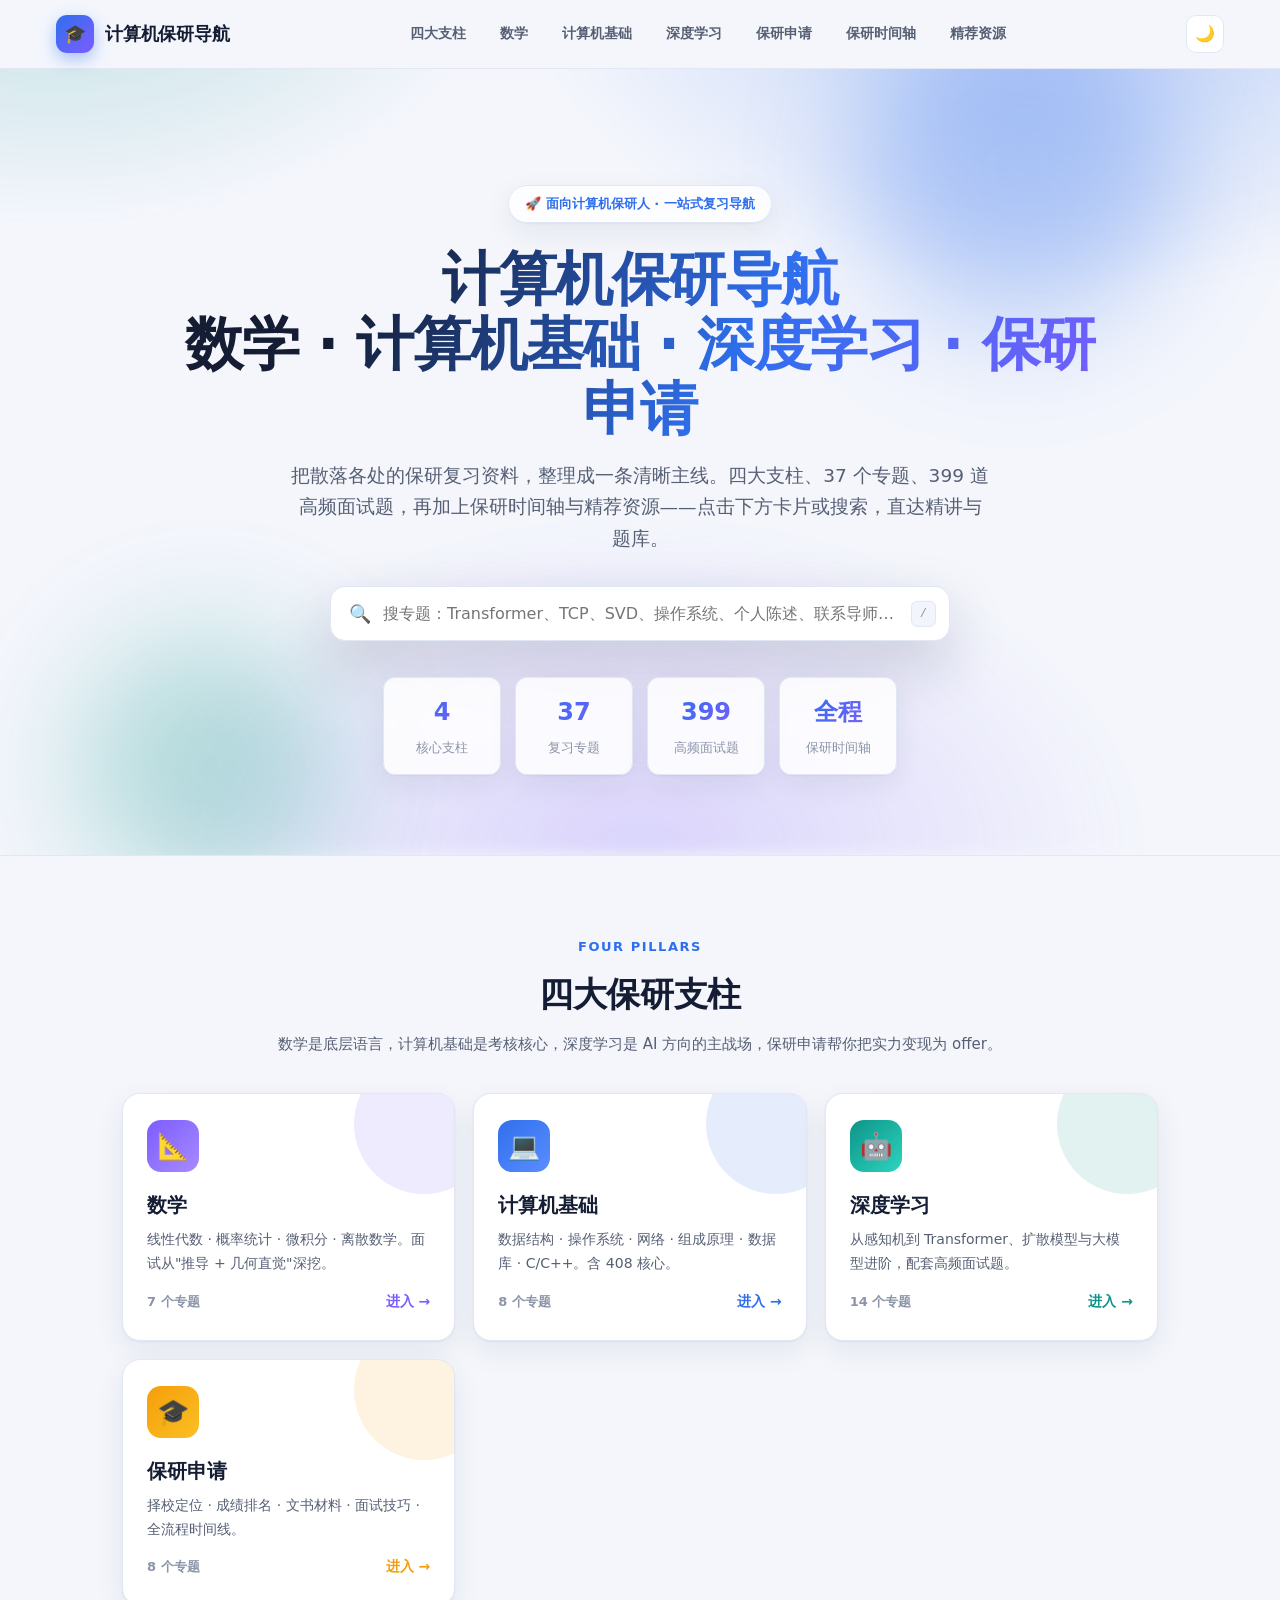
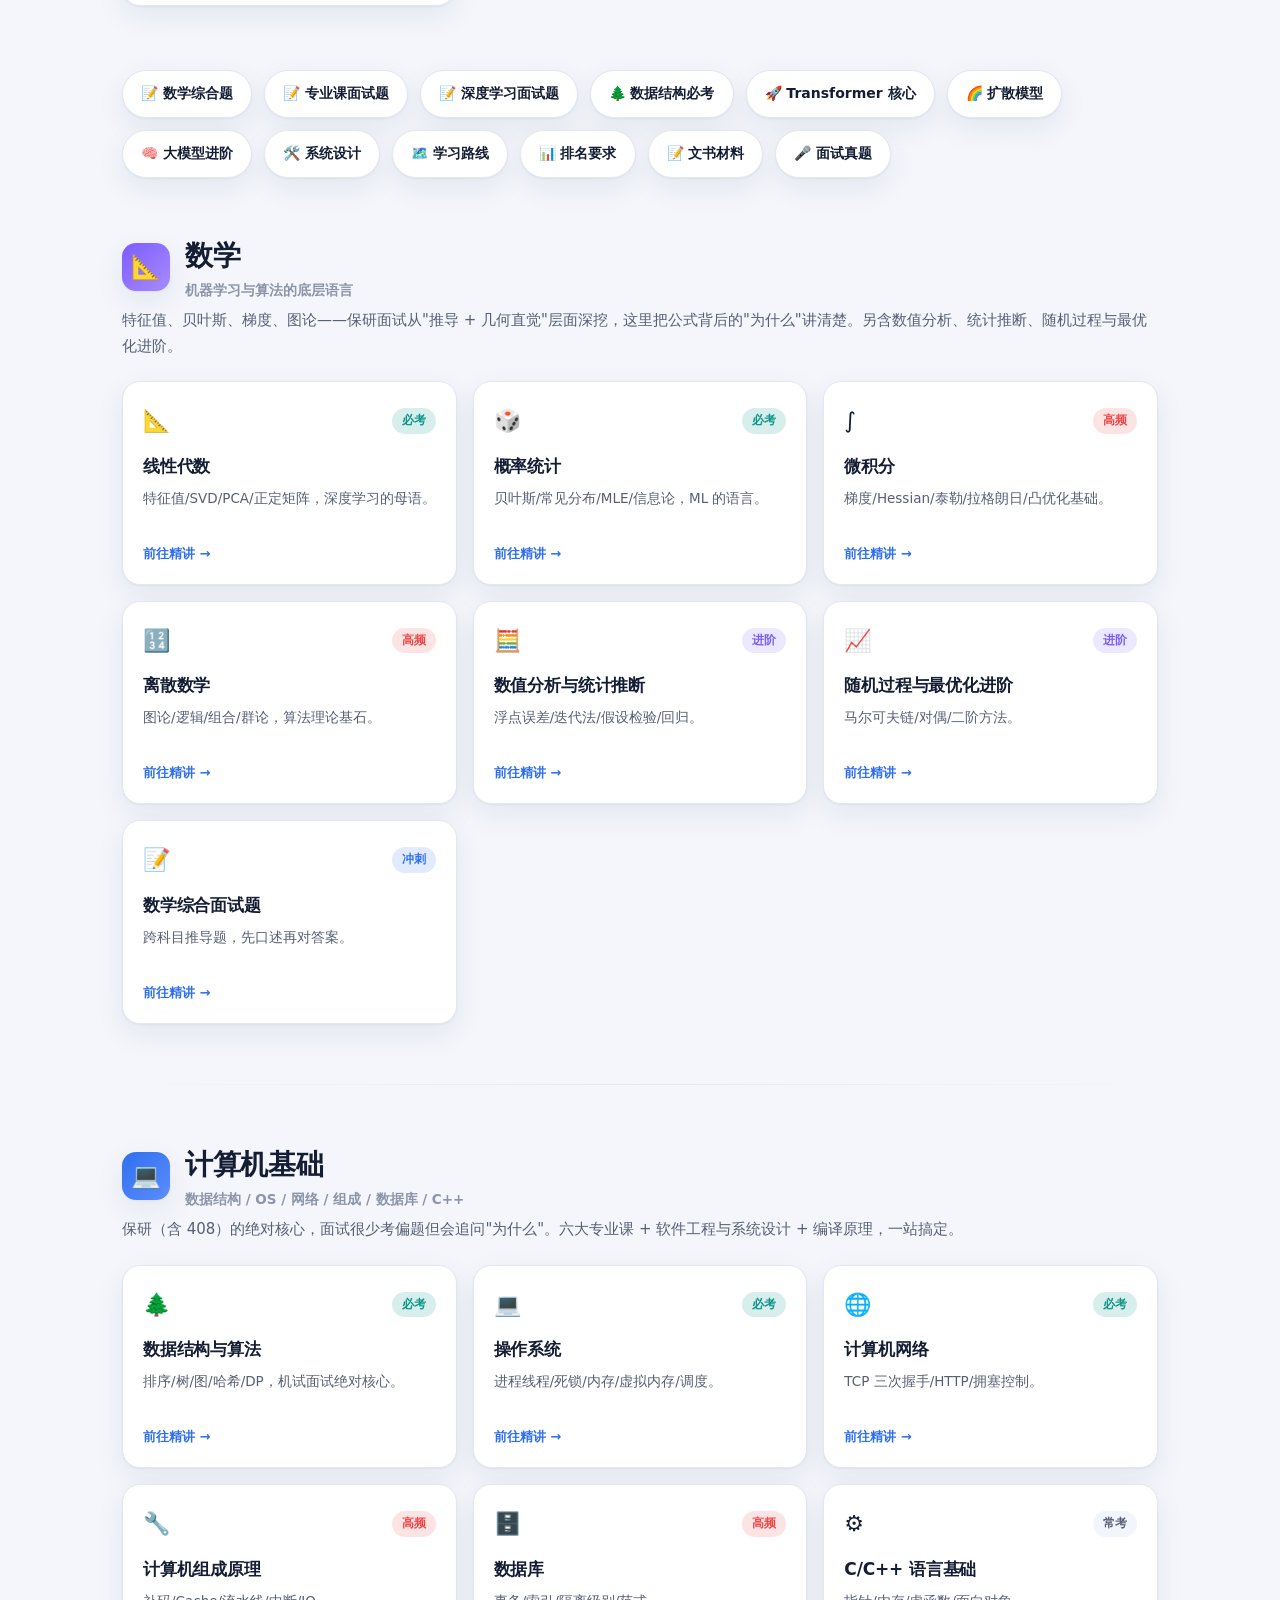
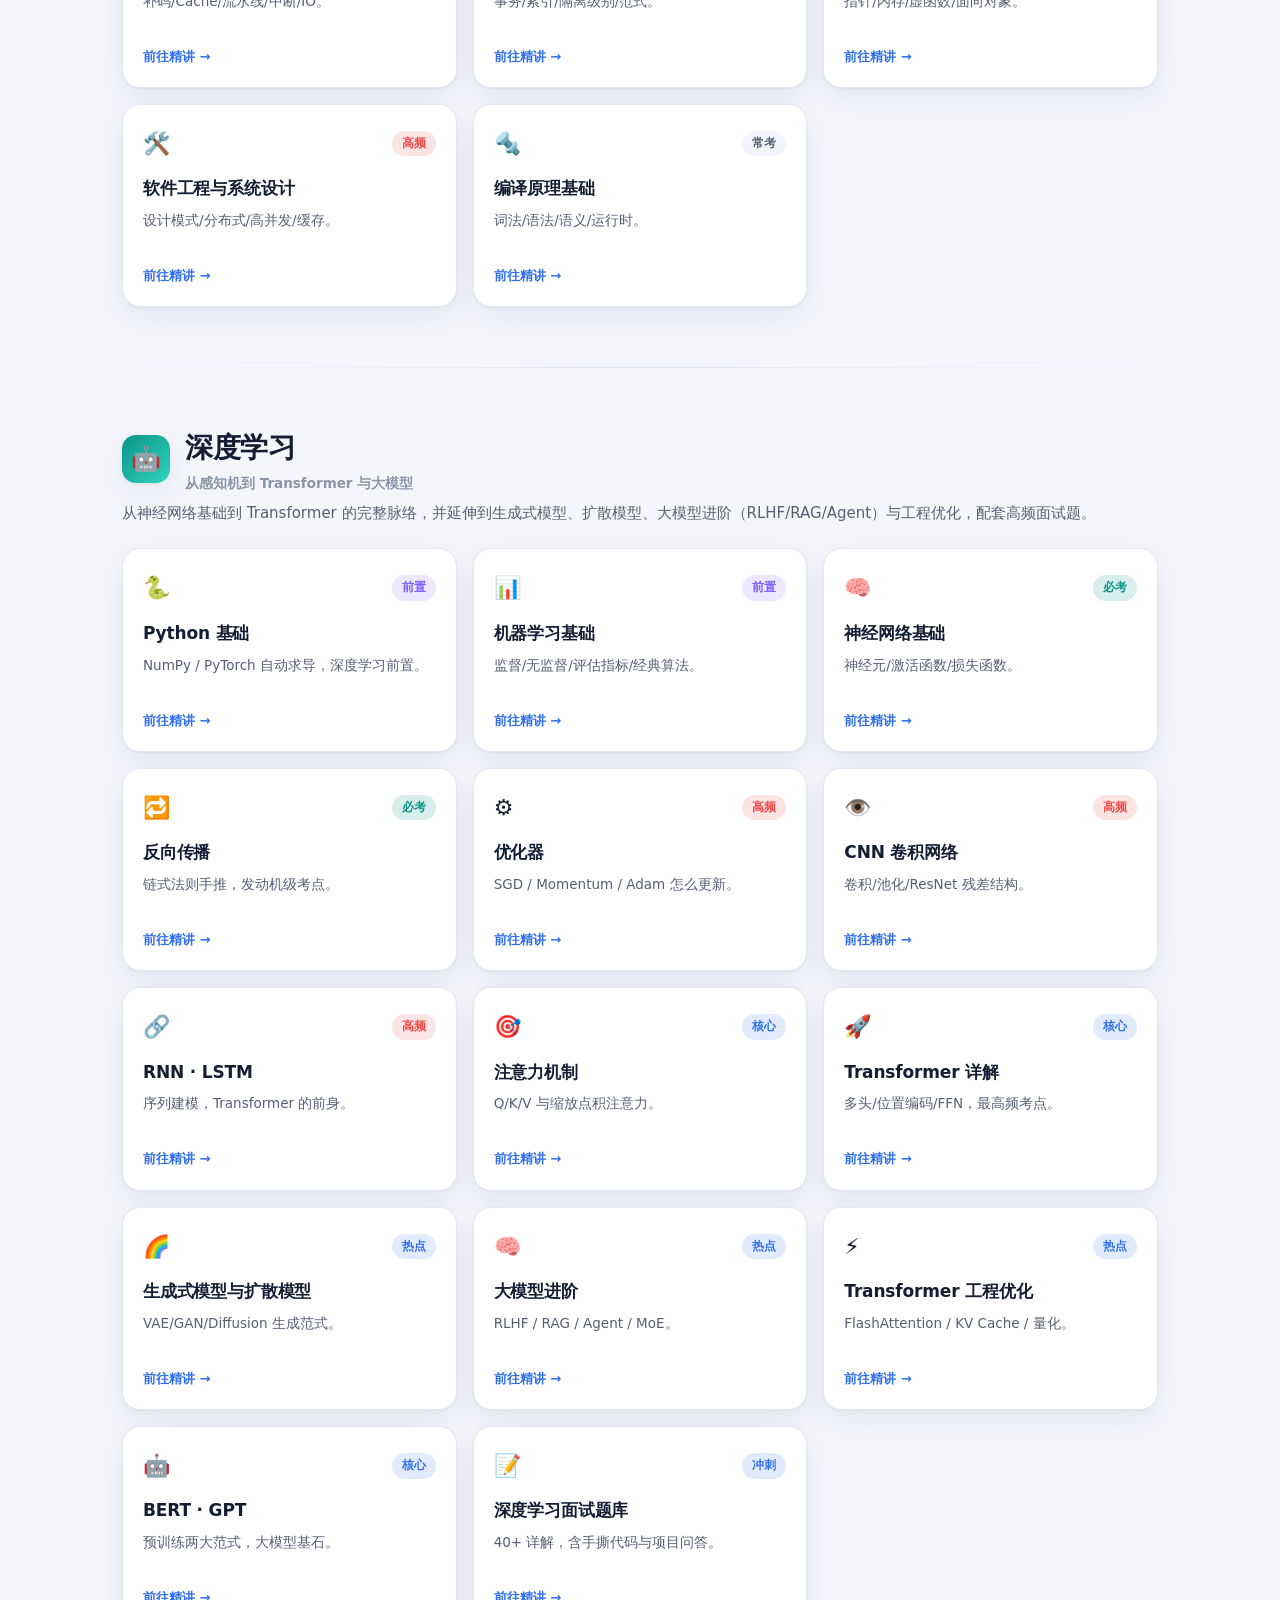
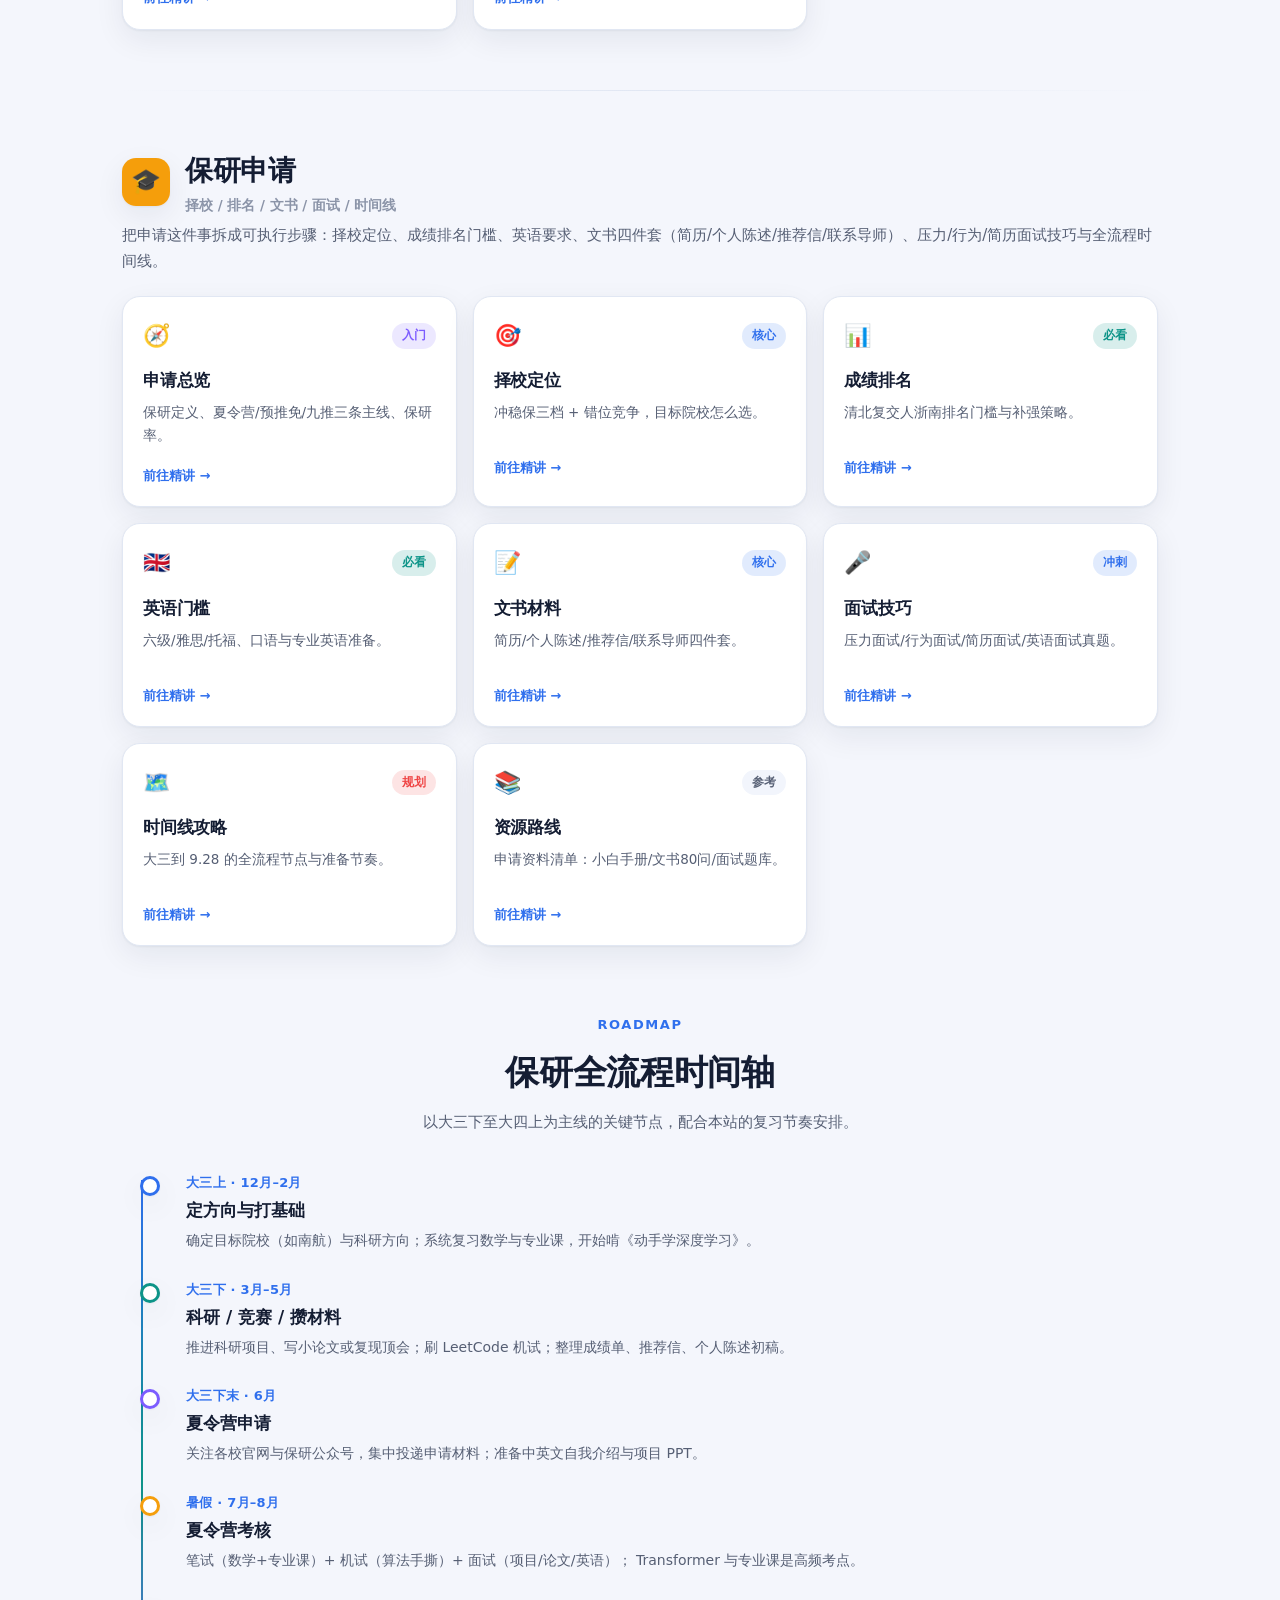
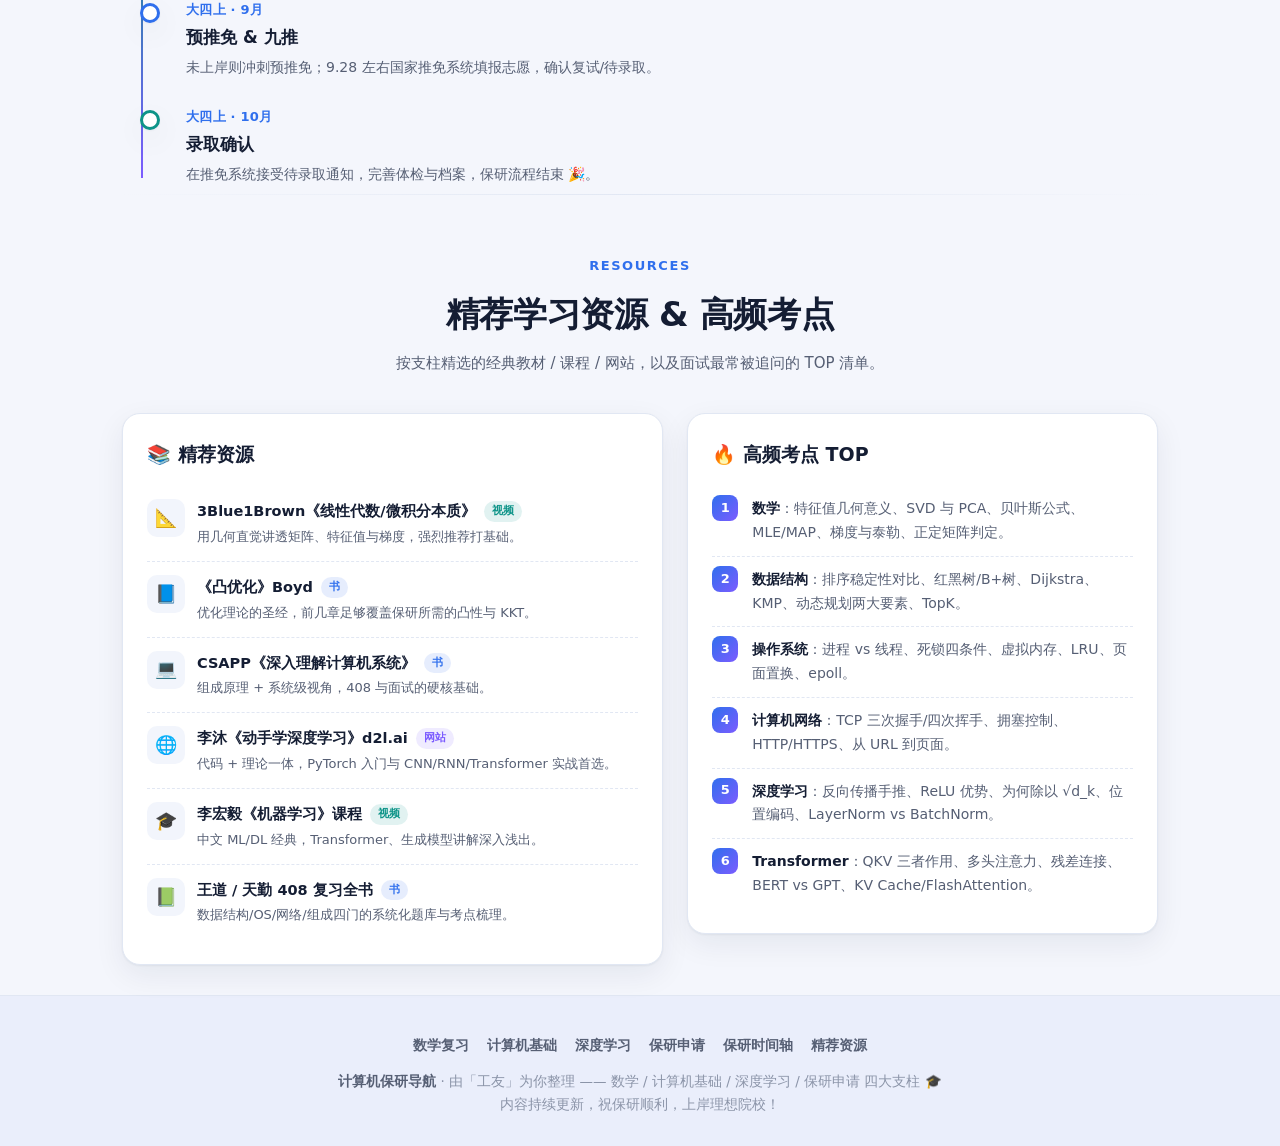
<file: index.html>
<!DOCTYPE html>
<html lang="zh-CN">
<head>
  <meta charset="UTF-8" />
  <meta name="viewport" content="width=device-width, initial-scale=1.0" />
  <title>计算机保研导航 · 数学 / 计算机基础 / 深度学习 / 保研申请</title>
  <meta name="description" content="计算机保研一站式导航：数学、计算机基础、深度学习、保研申请四大支柱，37 个专题、399 道高频面试题、保研时间轴与精荐资源。" />
  <style>
    :root {
      --bg: #f4f6fc;
      --bg-2: #eaeefb;
      --surface: #ffffff;
      --surface-2: #f2f5fc;
      --border: #e1e7f3;
      --text: #141d33;
      --muted: #565f74;
      --faint: #8b94a8;
      --primary: #2f6fed;
      --primary-2: #5b8dff;
      --teal: #0d9488;
      --teal-2: #2dd4bf;
      --violet: #7c5cff;
      --violet-2: #a78bff;
      --amber: #f59e0b;
      --shadow: 0 1px 2px rgba(20,30,60,.05), 0 10px 30px rgba(20,30,60,.07);
      --shadow-lg: 0 24px 60px rgba(20,30,60,.18);
      --radius: 18px;
      --radius-sm: 12px;
      --font: "PingFang SC", "Microsoft YaHei", "Segoe UI", system-ui, -apple-system, sans-serif;
    }
    [data-theme="dark"] {
      --bg: #0b0e16;
      --bg-2: #0f131d;
      --surface: #151a26;
      --surface-2: #1b2130;
      --border: #262d3d;
      --text: #e9ecf5;
      --muted: #a8b0c4;
      --faint: #6c7488;
      --primary: #5b8dff;
      --primary-2: #7aa6ff;
      --teal: #2dd4bf;
      --teal-2: #4fd8c8;
      --violet: #a78bff;
      --violet-2: #bca6ff;
      --amber: #fbbf24;
      --shadow: 0 1px 2px rgba(0,0,0,.4), 0 10px 30px rgba(0,0,0,.3);
      --shadow-lg: 0 24px 60px rgba(0,0,0,.55);
    }
    * { box-sizing: border-box; }
    html { scroll-behavior: smooth; }
    body {
      margin: 0; font-family: var(--font); background: var(--bg); color: var(--text);
      line-height: 1.7; -webkit-font-smoothing: antialiased; overflow-x: hidden;
    }
    a { color: inherit; text-decoration: none; }

    /* 滚动入场 */
    .reveal { opacity: 0; transform: translateY(22px); transition: opacity .7s cubic-bezier(.2,.7,.3,1), transform .7s cubic-bezier(.2,.7,.3,1); }
    .reveal.in { opacity: 1; transform: none; }

    /* ---------- 顶部导航 ---------- */
    .nav {
      position: sticky; top: 0; z-index: 50;
      display: flex; align-items: center; justify-content: space-between;
      padding: 14px clamp(18px, 5vw, 56px);
      background: color-mix(in srgb, var(--bg) 78%, transparent);
      backdrop-filter: blur(14px); border-bottom: 1px solid var(--border);
    }
    .nav-brand { display: flex; align-items: center; gap: 11px; font-weight: 800; font-size: 18px; letter-spacing: -.01em; }
    .nav-logo {
      width: 38px; height: 38px; border-radius: 11px;
      background: linear-gradient(135deg, var(--primary), var(--violet));
      display: grid; place-items: center; color: #fff; font-size: 18px;
      box-shadow: 0 6px 16px rgba(47,111,237,.4);
    }
    .nav-links { display: flex; align-items: center; gap: 4px; }
    .nav-links a { padding: 8px 15px; border-radius: 9px; font-size: 14px; font-weight: 600; color: var(--muted); transition: all .15s; }
    .nav-links a:hover { color: var(--text); background: var(--surface-2); }
    .nav-right { display: flex; align-items: center; gap: 10px; }
    .theme-btn {
      width: 38px; height: 38px; border-radius: 10px; cursor: pointer;
      border: 1px solid var(--border); background: var(--surface); color: var(--muted);
      font-size: 16px; display: grid; place-items: center; transition: all .15s;
    }
    .theme-btn:hover { color: var(--primary); border-color: var(--primary); }
    @media (max-width: 760px) { .nav-links { display: none; } }

    /* ---------- Hero ---------- */
    .hero {
      position: relative; overflow: hidden; isolation: isolate;
      padding: clamp(60px, 10vw, 116px) clamp(18px, 5vw, 56px) clamp(48px, 7vw, 80px);
      border-bottom: 1px solid var(--border);
    }
    .hero::before {
      content: ""; position: absolute; inset: -30% -10% auto -10%; height: 130%; z-index: -2;
      background:
        radial-gradient(60% 55% at 78% 12%, color-mix(in srgb, var(--primary) 30%, transparent), transparent 60%),
        radial-gradient(50% 50% at 12% 8%, color-mix(in srgb, var(--teal) 26%, transparent), transparent 60%),
        radial-gradient(55% 55% at 50% 100%, color-mix(in srgb, var(--violet) 22%, transparent), transparent 60%);
      filter: blur(8px);
    }
    .blob { position: absolute; border-radius: 50%; filter: blur(60px); opacity: .5; z-index: -1; animation: float 14s ease-in-out infinite; }
    .blob.b1 { width: 320px; height: 320px; background: color-mix(in srgb, var(--primary) 60%, transparent); top: -60px; right: 8%; }
    .blob.b2 { width: 260px; height: 260px; background: color-mix(in srgb, var(--teal) 55%, transparent); bottom: -40px; left: 6%; animation-delay: -5s; }
    @keyframes float { 0%,100%{ transform: translateY(0) } 50%{ transform: translateY(26px) } }
    .hero-inner { max-width: 940px; margin: 0 auto; text-align: center; position: relative; }
    .hero-badge {
      display: inline-flex; align-items: center; gap: 7px; padding: 7px 16px; border-radius: 999px;
      background: color-mix(in srgb, var(--surface) 80%, transparent); border: 1px solid var(--border);
      font-size: 13px; font-weight: 700; color: var(--primary); margin-bottom: 24px; box-shadow: var(--shadow);
      backdrop-filter: blur(6px);
    }
    .hero h1 {
      font-size: clamp(32px, 6.4vw, 58px); line-height: 1.12; margin: 0 0 18px;
      letter-spacing: -.025em; font-weight: 850;
      background: linear-gradient(120deg, var(--text) 20%, var(--primary) 60%, var(--violet));
      -webkit-background-clip: text; background-clip: text; -webkit-text-fill-color: transparent;
    }
    .hero p.lead { font-size: clamp(15px, 2.4vw, 18.5px); color: var(--muted); max-width: 700px; margin: 0 auto 32px; }
    .search { position: relative; max-width: 620px; margin: 0 auto; }
    .search input {
      width: 100%; padding: 17px 18px 17px 52px; font-size: 16px; font-family: inherit;
      border-radius: 15px; border: 1px solid var(--border); background: var(--surface);
      color: var(--text); box-shadow: var(--shadow-lg); outline: none; transition: border-color .15s, box-shadow .15s;
    }
    .search input:focus { border-color: var(--primary); box-shadow: 0 0 0 4px color-mix(in srgb, var(--primary) 18%, transparent); }
    .search .s-icon { position: absolute; left: 19px; top: 50%; transform: translateY(-50%); color: var(--faint); font-size: 18px; }
    .search kbd { position: absolute; right: 14px; top: 50%; transform: translateY(-50%); font-size: 12px; color: var(--faint); border: 1px solid var(--border); border-radius: 6px; padding: 2px 8px; background: var(--surface-2); }
    .hero-stats { display: flex; flex-wrap: wrap; justify-content: center; gap: 14px; margin-top: 36px; }
    .hstat { background: color-mix(in srgb, var(--surface) 85%, transparent); border: 1px solid var(--border); border-radius: var(--radius-sm); padding: 14px 24px; box-shadow: var(--shadow); min-width: 118px; backdrop-filter: blur(6px); }
    .hstat b { display: block; font-size: 24px; font-weight: 850; background: linear-gradient(120deg, var(--primary), var(--violet)); -webkit-background-clip: text; background-clip: text; -webkit-text-fill-color: transparent; }
    .hstat span { font-size: 12.5px; color: var(--faint); }

    /* ---------- 主体 ---------- */
    .wrap { max-width: 1100px; margin: 0 auto; padding: clamp(44px, 6vw, 76px) clamp(18px, 5vw, 32px) 30px; }
    .section-title { text-align: center; margin-bottom: 36px; }
    .section-title .kick { display: inline-block; font-size: 13px; font-weight: 800; letter-spacing: .12em; text-transform: uppercase; color: var(--primary); margin-bottom: 8px; }
    .section-title h2 { font-size: clamp(24px, 4vw, 34px); margin: 0 0 8px; letter-spacing: -.01em; }
    .section-title p { color: var(--muted); margin: 0; font-size: 15px; }

    /* 支柱速览 */
    .pillars { display: grid; grid-template-columns: repeat(auto-fit, minmax(280px,1fr)); gap: 18px; margin-bottom: 64px; }
    .pillar {
      position: relative; display: block; padding: 26px 24px; border-radius: var(--radius);
      background: var(--surface); border: 1px solid var(--border); box-shadow: var(--shadow);
      overflow: hidden; transition: transform .2s, box-shadow .2s, border-color .2s;
    }
    .pillar::after { content:""; position:absolute; right:-40px; top:-40px; width:140px; height:140px; border-radius:50%; opacity:.12; }
    .pillar.m::after { background: var(--violet); } .pillar.c::after { background: var(--primary); } .pillar.d::after { background: var(--teal); } .pillar.a::after { background: var(--amber); }
    .pillar:hover { transform: translateY(-5px); box-shadow: var(--shadow-lg); }
    .pillar .p-icon { width: 52px; height: 52px; border-radius: 14px; display:grid; place-items:center; font-size: 26px; color:#fff; margin-bottom: 16px; }
    .pillar.m .p-icon { background: linear-gradient(135deg, var(--violet), var(--violet-2)); }
    .pillar.c .p-icon { background: linear-gradient(135deg, var(--primary), var(--primary-2)); }
    .pillar.d .p-icon { background: linear-gradient(135deg, var(--teal), var(--teal-2)); }
    .pillar.a .p-icon { background: linear-gradient(135deg, var(--amber), #fbbf24); }
    .pillar h3 { margin: 0 0 6px; font-size: 20px; }
    .pillar p { margin: 0 0 14px; color: var(--muted); font-size: 14px; }
    .pillar .p-meta { display:flex; align-items:center; justify-content: space-between; }
    .pillar .p-count { font-size: 13px; font-weight: 700; color: var(--faint); }
    .pillar .p-go { font-size: 14px; font-weight: 800; }
    .pillar.m .p-go { color: var(--violet); } .pillar.c .p-go { color: var(--primary); } .pillar.d .p-go { color: var(--teal); } .pillar.a .p-go { color: var(--amber); }

    /* 分类 */
    .cat { margin-bottom: 60px; scroll-margin-top: 80px; }
    .cat-head { display: flex; align-items: center; gap: 15px; margin-bottom: 6px; }
    .cat-icon { width: 48px; height: 48px; border-radius: 14px; display: grid; place-items: center; font-size: 24px; color: #fff; flex-shrink: 0; box-shadow: var(--shadow); }
    .cat.c-math .cat-icon { background: linear-gradient(135deg, var(--violet), var(--violet-2)); }
    .cat.c-cs .cat-icon { background: linear-gradient(135deg, var(--primary), var(--primary-2)); }
    .cat.c-dl .cat-icon { background: linear-gradient(135deg, var(--teal), var(--teal-2)); }
    .cat.c-apply .cat-icon { background: linear-gradient(135deg, var(--amber), #f59e0b); }
    .cat-head h2 { font-size: clamp(22px,3.4vw,28px); margin: 0; letter-spacing: -.01em; }
    .cat-head .sub { font-size: 13.5px; color: var(--faint); font-weight: 600; }
    .cat-desc { color: var(--muted); margin: 0 0 22px; font-size: 15px; }

    .grid { display: grid; grid-template-columns: repeat(auto-fill, minmax(250px, 1fr)); gap: 16px; }
    .card {
      position: relative; display: block; background: var(--surface); border: 1px solid var(--border);
      border-radius: var(--radius); padding: 20px 20px 18px; box-shadow: var(--shadow);
      transition: transform .18s, box-shadow .18s, border-color .18s; overflow: hidden;
    }
    .card::before { content:""; position:absolute; left:0; top:0; bottom:0; width:4px; background: var(--primary); opacity:0; transition: opacity .18s; }
    .cat.c-math .card::before { background: var(--violet); }
    .cat.c-cs .card::before { background: var(--primary); }
    .cat.c-dl .card::before { background: var(--teal); }
    .cat.c-apply .card::before { background: var(--amber); }
    .card:hover { transform: translateY(-4px); box-shadow: var(--shadow-lg); border-color: color-mix(in srgb, var(--primary) 40%, var(--border)); }
    .card:hover::before { opacity: 1; }
    .card-top { display: flex; align-items: center; justify-content: space-between; margin-bottom: 12px; }
    .card-tag { font-size: 11.5px; font-weight: 700; padding: 3px 10px; border-radius: 999px; background: var(--surface-2); color: var(--muted); }
    .card-tag.core { background: color-mix(in srgb, var(--primary) 14%, transparent); color: var(--primary); }
    .card-tag.hot { background: color-mix(in srgb, #ef4444 14%, transparent); color: #ef4444; }
    .card-tag.must { background: color-mix(in srgb, var(--teal) 16%, transparent); color: var(--teal); }
    .card-tag.pre { background: color-mix(in srgb, var(--violet) 14%, transparent); color: var(--violet); }
    .card-emoji { font-size: 22px; }
    .card h3 { font-size: 17px; margin: 0 0 6px; letter-spacing: -.01em; }
    .card p { font-size: 13.5px; color: var(--muted); margin: 0 0 14px; min-height: 38px; }
    .card-go { font-size: 13px; font-weight: 800; color: var(--primary); display: inline-flex; align-items: center; gap: 5px; transition: gap .18s; }
    .card:hover .card-go { gap: 9px; }

    /* 时间轴 */
    .timeline { position: relative; margin: 10px 0 0; padding-left: 8px; }
    .timeline::before { content:""; position:absolute; left: 19px; top: 8px; bottom: 8px; width: 2px; background: linear-gradient(var(--primary), var(--teal), var(--violet)); }
    .tl-item { position: relative; padding: 0 0 26px 56px; }
    .tl-item:last-child { padding-bottom: 0; }
    .tl-dot { position: absolute; left: 10px; top: 4px; width: 20px; height: 20px; border-radius: 50%; background: var(--surface); border: 3px solid var(--primary); box-shadow: var(--shadow); }
    .tl-item:nth-child(2) .tl-dot { border-color: var(--teal); }
    .tl-item:nth-child(3) .tl-dot { border-color: var(--violet); }
    .tl-item:nth-child(4) .tl-dot { border-color: var(--amber); }
    .tl-item:nth-child(5) .tl-dot { border-color: var(--primary); }
    .tl-item:nth-child(6) .tl-dot { border-color: var(--teal); }
    .tl-time { font-size: 13px; font-weight: 800; color: var(--primary); letter-spacing: .02em; }
    .tl-item h4 { margin: 2px 0 4px; font-size: 17px; }
    .tl-item p { margin: 0; color: var(--muted); font-size: 14px; }

    /* 资源 + 考点 两栏 */
    .two-col { display: grid; grid-template-columns: 1.15fr 1fr; gap: 24px; align-items: start; }
    @media (max-width: 860px) { .two-col { grid-template-columns: 1fr; } }
    .panel { background: var(--surface); border: 1px solid var(--border); border-radius: var(--radius); padding: 24px; box-shadow: var(--shadow); }
    .panel h3 { margin: 0 0 16px; font-size: 19px; display:flex; align-items:center; gap:8px; }
    .res { display: flex; gap: 12px; padding: 13px 0; border-bottom: 1px dashed var(--border); }
    .res:last-child { border-bottom: none; }
    .res .r-ico { width: 38px; height: 38px; border-radius: 10px; background: var(--surface-2); display:grid; place-items:center; font-size: 18px; flex-shrink:0; }
    .res .r-body { flex: 1; }
    .res .r-title { font-weight: 700; font-size: 14.5px; display:flex; align-items:center; gap:8px; flex-wrap: wrap; }
    .res .r-kind { font-size: 11px; font-weight: 700; padding: 1px 8px; border-radius: 999px; background: var(--surface-2); color: var(--faint); }
    .res .r-kind.book { color: var(--primary); background: color-mix(in srgb, var(--primary) 12%, transparent); }
    .res .r-kind.video { color: var(--teal); background: color-mix(in srgb, var(--teal) 12%, transparent); }
    .res .r-kind.web { color: var(--violet); background: color-mix(in srgb, var(--violet) 12%, transparent); }
    .res .r-desc { font-size: 13px; color: var(--muted); margin-top: 2px; }

    .toplist { list-style: none; padding: 0; margin: 0; counter-reset: tp; }
    .toplist li { position: relative; padding: 11px 0 11px 40px; border-bottom: 1px dashed var(--border); font-size: 14px; color: var(--muted); }
    .toplist li:last-child { border-bottom: none; }
    .toplist li::before { counter-increment: tp; content: counter(tp); position:absolute; left:0; top:9px; width:26px; height:26px; border-radius:8px; background: linear-gradient(135deg, var(--primary), var(--violet)); color:#fff; font-weight:800; font-size:13px; display:grid; place-items:center; }
    .toplist li b { color: var(--text); }

    .quick { display: flex; flex-wrap: wrap; gap: 12px; margin: 0 0 54px; }
    .quick a { display: inline-flex; align-items: center; gap: 8px; padding: 11px 18px; border-radius: 999px; background: var(--surface); border: 1px solid var(--border); font-size: 14px; font-weight: 600; color: var(--text); box-shadow: var(--shadow); transition: all .15s; }
    .quick a:hover { border-color: var(--primary); color: var(--primary); transform: translateY(-2px); }

    .empty { display: none; text-align: center; color: var(--faint); padding: 50px 0; font-size: 15px; }
    .divider { height: 1px; background: linear-gradient(90deg, transparent, var(--border), transparent); margin: 8px 0 56px; }

    footer { border-top: 1px solid var(--border); padding: 38px 20px 30px; text-align: center; color: var(--faint); font-size: 13.5px; background: var(--bg-2); }
    footer b { color: var(--muted); }
    footer .f-links { display:flex; flex-wrap:wrap; gap:18px; justify-content:center; margin-bottom: 14px; }
    footer .f-links a { color: var(--muted); font-weight:600; }
    footer .f-links a:hover { color: var(--primary); }
  </style>
</head>
<body>
  <!-- 顶部导航 -->
  <nav class="nav">
    <a class="nav-brand" href="#top">
      <span class="nav-logo">🎓</span>
      <span>计算机保研导航</span>
    </a>
    <div class="nav-links">
      <a href="#pillars">四大支柱</a>
      <a href="#math">数学</a>
      <a href="#cs">计算机基础</a>
      <a href="#dl">深度学习</a>
      <a href="#apply">保研申请</a>
      <a href="#timeline">保研时间轴</a>
      <a href="#resources">精荐资源</a>
    </div>
    <div class="nav-right">
      <button class="theme-btn" id="themeBtn" aria-label="切换主题">🌙</button>
    </div>
  </nav>

  <!-- Hero -->
  <header class="hero" id="top">
    <span class="blob b1"></span><span class="blob b2"></span>
    <div class="hero-inner">
      <span class="hero-badge">🚀 面向计算机保研人 · 一站式复习导航</span>
      <h1>计算机保研导航<br />数学 · 计算机基础 · 深度学习 · 保研申请</h1>
      <p class="lead">把散落各处的保研复习资料，整理成一条清晰主线。四大支柱、37 个专题、399 道高频面试题，再加上保研时间轴与精荐资源——点击下方卡片或搜索，直达精讲与题库。</p>
      <div class="search">
        <span class="s-icon">🔍</span>
        <input id="search" type="text" placeholder="搜专题：Transformer、TCP、SVD、操作系统、个人陈述、联系导师…" autocomplete="off" />
        <kbd>/</kbd>
      </div>
      <div class="hero-stats">
        <div class="hstat"><b>4</b><span>核心支柱</span></div>
        <div class="hstat"><b>37</b><span>复习专题</span></div>
        <div class="hstat"><b>399</b><span>高频面试题</span></div>
        <div class="hstat"><b>全程</b><span>保研时间轴</span></div>
      </div>
    </div>
  </header>

  <main class="wrap" id="content">
    <!-- 四大支柱速览 -->
    <section class="reveal" id="pillars">
      <div class="section-title">
        <span class="kick">Four Pillars</span>
        <h2>四大保研支柱</h2>
        <p>数学是底层语言，计算机基础是考核核心，深度学习是 AI 方向的主战场，保研申请帮你把实力变现为 offer。</p>
      </div>
      <div class="pillars">
        <a class="pillar m" href="#math">
          <div class="p-icon">📐</div>
          <h3>数学</h3>
          <p>线性代数 · 概率统计 · 微积分 · 离散数学。面试从"推导 + 几何直觉"深挖。</p>
          <div class="p-meta"><span class="p-count">7 个专题</span><span class="p-go">进入 →</span></div>
        </a>
        <a class="pillar c" href="#cs">
          <div class="p-icon">💻</div>
          <h3>计算机基础</h3>
          <p>数据结构 · 操作系统 · 网络 · 组成原理 · 数据库 · C/C++。含 408 核心。</p>
          <div class="p-meta"><span class="p-count">8 个专题</span><span class="p-go">进入 →</span></div>
        </a>
        <a class="pillar d" href="#dl">
          <div class="p-icon">🤖</div>
          <h3>深度学习</h3>
          <p>从感知机到 Transformer、扩散模型与大模型进阶，配套高频面试题。</p>
          <div class="p-meta"><span class="p-count">14 个专题</span><span class="p-go">进入 →</span></div>
        </a>
        <a class="pillar a" href="#apply">
          <div class="p-icon">🎓</div>
          <h3>保研申请</h3>
          <p>择校定位 · 成绩排名 · 文书材料 · 面试技巧 · 全流程时间线。</p>
          <div class="p-meta"><span class="p-count">8 个专题</span><span class="p-go">进入 →</span></div>
        </a>
      </div>
    </section>

    <div class="quick reveal">
      <a href="math/index.html#interview">📝 数学综合题</a>
      <a href="cs/index.html#interview">📝 专业课面试题</a>
      <a href="dl/index.html#interview">📝 深度学习面试题</a>
      <a href="cs/index.html#ds">🌲 数据结构必考</a>
      <a href="dl/index.html#transformer">🚀 Transformer 核心</a>
      <a href="dl/index.html#diffusion">🌈 扩散模型</a>
      <a href="dl/index.html#llm-adv">🧠 大模型进阶</a>
      <a href="cs/index.html#se">🛠️ 系统设计</a>
      <a href="dl/index.html#roadmap">🗺️ 学习路线</a>
      <a href="apply/index.html#ranking">📊 排名要求</a>
      <a href="apply/index.html#docs">📝 文书材料</a>
      <a href="apply/index.html#interview">🎤 面试真题</a>
    </div>

    <!-- 数学 -->
    <section class="cat c-math reveal" id="math">
      <div class="cat-head">
        <div class="cat-icon">📐</div>
        <div><h2>数学</h2><div class="sub">机器学习与算法的底层语言</div></div>
      </div>
      <p class="cat-desc">特征值、贝叶斯、梯度、图论——保研面试从"推导 + 几何直觉"层面深挖，这里把公式背后的"为什么"讲清楚。另含数值分析、统计推断、随机过程与最优化进阶。</p>
      <div class="grid" data-cat="math"></div>
    </section>

    <div class="divider reveal"></div>

    <!-- 计算机基础 -->
    <section class="cat c-cs reveal" id="cs">
      <div class="cat-head">
        <div class="cat-icon">💻</div>
        <div><h2>计算机基础</h2><div class="sub">数据结构 / OS / 网络 / 组成 / 数据库 / C++</div></div>
      </div>
      <p class="cat-desc">保研（含 408）的绝对核心，面试很少考偏题但会追问"为什么"。六大专业课 + 软件工程与系统设计 + 编译原理，一站搞定。</p>
      <div class="grid" data-cat="cs"></div>
    </section>

    <div class="divider reveal"></div>

    <!-- 深度学习 -->
    <section class="cat c-dl reveal" id="dl">
      <div class="cat-head">
        <div class="cat-icon">🤖</div>
        <div><h2>深度学习</h2><div class="sub">从感知机到 Transformer 与大模型</div></div>
      </div>
      <p class="cat-desc">从神经网络基础到 Transformer 的完整脉络，并延伸到生成式模型、扩散模型、大模型进阶（RLHF/RAG/Agent）与工程优化，配套高频面试题。</p>
      <div class="grid" data-cat="dl"></div>
    </section>

    <div class="divider reveal"></div>

    <!-- 保研申请 -->
    <section class="cat c-apply reveal" id="apply">
      <div class="cat-head">
        <div class="cat-icon">🎓</div>
        <div><h2>保研申请</h2><div class="sub">择校 / 排名 / 文书 / 面试 / 时间线</div></div>
      </div>
      <p class="cat-desc">把申请这件事拆成可执行步骤：择校定位、成绩排名门槛、英语要求、文书四件套（简历/个人陈述/推荐信/联系导师）、压力/行为/简历面试技巧与全流程时间线。</p>
      <div class="grid" data-cat="apply"></div>
    </section>

    <div class="empty" id="empty">😶 没有匹配的专题，换个关键词试试～</div>

    <!-- 保研时间轴 -->
    <section class="reveal" id="timeline" style="margin-top:64px;">
      <div class="section-title">
        <span class="kick">Roadmap</span>
        <h2>保研全流程时间轴</h2>
        <p>以大三下至大四上为主线的关键节点，配合本站的复习节奏安排。</p>
      </div>
      <div class="timeline">
        <div class="tl-item"><span class="tl-dot"></span><div class="tl-time">大三上 · 12月–2月</div><h4>定方向与打基础</h4><p>确定目标院校（如南航）与科研方向；系统复习数学与专业课，开始啃《动手学深度学习》。</p></div>
        <div class="tl-item"><span class="tl-dot"></span><div class="tl-time">大三下 · 3月–5月</div><h4>科研 / 竞赛 / 攒材料</h4><p>推进科研项目、写小论文或复现顶会；刷 LeetCode 机试；整理成绩单、推荐信、个人陈述初稿。</p></div>
        <div class="tl-item"><span class="tl-dot"></span><div class="tl-time">大三下末 · 6月</div><h4>夏令营申请</h4><p>关注各校官网与保研公众号，集中投递申请材料；准备中英文自我介绍与项目 PPT。</p></div>
        <div class="tl-item"><span class="tl-dot"></span><div class="tl-time">暑假 · 7月–8月</div><h4>夏令营考核</h4><p>笔试（数学+专业课）+ 机试（算法手撕）+ 面试（项目/论文/英语）； Transformer 与专业课是高频考点。</p></div>
        <div class="tl-item"><span class="tl-dot"></span><div class="tl-time">大四上 · 9月</div><h4>预推免 & 九推</h4><p>未上岸则冲刺预推免；9.28 左右国家推免系统填报志愿，确认复试/待录取。</p></div>
        <div class="tl-item"><span class="tl-dot"></span><div class="tl-time">大四上 · 10月</div><h4>录取确认</h4><p>在推免系统接受待录取通知，完善体检与档案，保研流程结束 🎉。</p></div>
      </div>
    </section>

    <div class="divider reveal"></div>

    <!-- 精荐资源 + 高频考点 -->
    <section class="reveal" id="resources">
      <div class="section-title">
        <span class="kick">Resources</span>
        <h2>精荐学习资源 &amp; 高频考点</h2>
        <p>按支柱精选的经典教材 / 课程 / 网站，以及面试最常被追问的 TOP 清单。</p>
      </div>
      <div class="two-col">
        <div class="panel">
          <h3>📚 精荐资源</h3>
          <div class="res"><div class="r-ico">📐</div><div class="r-body"><div class="r-title">3Blue1Brown《线性代数/微积分本质》<span class="r-kind video">视频</span></div><div class="r-desc">用几何直觉讲透矩阵、特征值与梯度，强烈推荐打基础。</div></div></div>
          <div class="res"><div class="r-ico">📘</div><div class="r-body"><div class="r-title">《凸优化》Boyd<span class="r-kind book">书</span></div><div class="r-desc">优化理论的圣经，前几章足够覆盖保研所需的凸性与 KKT。</div></div></div>
          <div class="res"><div class="r-ico">💻</div><div class="r-body"><div class="r-title">CSAPP《深入理解计算机系统》<span class="r-kind book">书</span></div><div class="r-desc">组成原理 + 系统级视角，408 与面试的硬核基础。</div></div></div>
          <div class="res"><div class="r-ico">🌐</div><div class="r-body"><div class="r-title">李沐《动手学深度学习》d2l.ai<span class="r-kind web">网站</span></div><div class="r-desc">代码 + 理论一体，PyTorch 入门与 CNN/RNN/Transformer 实战首选。</div></div></div>
          <div class="res"><div class="r-ico">🎓</div><div class="r-body"><div class="r-title">李宏毅《机器学习》课程<span class="r-kind video">视频</span></div><div class="r-desc">中文 ML/DL 经典，Transformer、生成模型讲解深入浅出。</div></div></div>
          <div class="res"><div class="r-ico">📗</div><div class="r-body"><div class="r-title">王道 / 天勤 408 复习全书<span class="r-kind book">书</span></div><div class="r-desc">数据结构/OS/网络/组成四门的系统化题库与考点梳理。</div></div></div>
        </div>
        <div class="panel">
          <h3>🔥 高频考点 TOP</h3>
          <ul class="toplist">
            <li><b>数学</b>：特征值几何意义、SVD 与 PCA、贝叶斯公式、MLE/MAP、梯度与泰勒、正定矩阵判定。</li>
            <li><b>数据结构</b>：排序稳定性对比、红黑树/B+树、Dijkstra、KMP、动态规划两大要素、TopK。</li>
            <li><b>操作系统</b>：进程 vs 线程、死锁四条件、虚拟内存、LRU、页面置换、epoll。</li>
            <li><b>计算机网络</b>：TCP 三次握手/四次挥手、拥塞控制、HTTP/HTTPS、从 URL 到页面。</li>
            <li><b>深度学习</b>：反向传播手推、ReLU 优势、为何除以 √d_k、位置编码、LayerNorm vs BatchNorm。</li>
            <li><b>Transformer</b>：QKV 三者作用、多头注意力、残差连接、BERT vs GPT、KV Cache/FlashAttention。</li>
          </ul>
        </div>
      </div>
    </section>
  </main>

  <footer>
    <div class="f-links">
      <a href="math/index.html">数学复习</a>
      <a href="cs/index.html">计算机基础</a>
      <a href="dl/index.html">深度学习</a>
      <a href="apply/index.html">保研申请</a>
      <a href="#timeline">保研时间轴</a>
      <a href="#resources">精荐资源</a>
    </div>
    <b>计算机保研导航</b> · 由「工友」为你整理 —— 数学 / 计算机基础 / 深度学习 / 保研申请 四大支柱 🎓<br />
    内容持续更新，祝保研顺利，上岸理想院校！
  </footer>

  <script>
    /* ---------- 数据 ---------- */
    const DATA = {
      math: [
        { emoji:"📐", title:"线性代数", desc:"特征值/SVD/PCA/正定矩阵，深度学习的母语。", tag:"必考", cls:"must", href:"math/index.html#linear", kw:"线代 矩阵 特征值 特征向量 svd 奇异值分解 pca 正定 二次型 行列式" },
        { emoji:"🎲", title:"概率统计", desc:"贝叶斯/常见分布/MLE/信息论，ML 的语言。", tag:"必考", cls:"must", href:"math/index.html#prob", kw:"概率 贝叶斯 分布 期望 方差 似然 mle map 信息论 熵 kl散度 中心极限" },
        { emoji:"∫", title:"微积分", desc:"梯度/Hessian/泰勒/拉格朗日/凸优化基础。", tag:"高频", cls:"hot", href:"math/index.html#calc", kw:"微积分 导数 梯度 雅可比 hessian 泰勒 拉格朗日 凸优化 牛顿法" },
        { emoji:"🔢", title:"离散数学", desc:"图论/逻辑/组合/群论，算法理论基石。", tag:"高频", cls:"hot", href:"math/index.html#discrete", kw:"离散 集合 关系 图论 欧拉 哈密顿 二分图 逻辑 组合 群论 鸽巢" },
        { emoji:"🧮", title:"数值分析与统计推断", desc:"浮点误差/迭代法/假设检验/回归。", tag:"进阶", cls:"pre", href:"math/index.html#numerical", kw:"数值分析 浮点 条件数 迭代法 统计推断 假设检验 回归 置信区间" },
        { emoji:"📈", title:"随机过程与最优化进阶", desc:"马尔可夫链/对偶/二阶方法。", tag:"进阶", cls:"pre", href:"math/index.html#stoch", kw:"随机过程 马尔可夫 平稳分布 最优化 对偶 拉格朗日 二阶方法 admm" },
        { emoji:"📝", title:"数学综合面试题", desc:"跨科目推导题，先口述再对答案。", tag:"冲刺", cls:"core", href:"math/index.html#interview", kw:"面试题 推导 综合 跨科目" }
      ],
      cs: [
        { emoji:"🌲", title:"数据结构与算法", desc:"排序/树/图/哈希/DP，机试面试绝对核心。", tag:"必考", cls:"must", href:"cs/index.html#ds", kw:"数据结构 算法 排序 树 二叉树 图 哈希 动态规划 堆 kmp 复杂度" },
        { emoji:"💻", title:"操作系统", desc:"进程线程/死锁/内存/虚拟内存/调度。", tag:"必考", cls:"must", href:"cs/index.html#os", kw:"操作系统 进程 线程 死锁 内存 虚拟内存 分页 调度 页面置换 ipc" },
        { emoji:"🌐", title:"计算机网络", desc:"TCP 三次握手/HTTP/拥塞控制。", tag:"必考", cls:"must", href:"cs/index.html#network", kw:"网络 tcp udp 三次握手 四次挥手 http https 拥塞控制 dns 子网" },
        { emoji:"🔧", title:"计算机组成原理", desc:"补码/Cache/流水线/中断/IO。", tag:"高频", cls:"hot", href:"cs/index.html#co", kw:"组成原理 补码 浮点 ieee754 cache 流水线 中断 数据表示" },
        { emoji:"🗄️", title:"数据库", desc:"事务/索引/隔离级别/范式。", tag:"高频", cls:"hot", href:"cs/index.html#db", kw:"数据库 事务 索引 b+树 隔离级别 范式 sql" },
        { emoji:"⚙️", title:"C/C++ 语言基础", desc:"指针/内存/虚函数/面向对象。", tag:"常考", cls:"", href:"cs/index.html#cpp", kw:"c++ c语言 指针 内存 虚函数 面向对象 引用" },
        { emoji:"🛠️", title:"软件工程与系统设计", desc:"设计模式/分布式/高并发/缓存。", tag:"高频", cls:"hot", href:"cs/index.html#se", kw:"软件工程 系统设计 设计模式 分布式 高并发 缓存 微服务 数据库设计" },
        { emoji:"🔩", title:"编译原理基础", desc:"词法/语法/语义/运行时。", tag:"常考", cls:"", href:"cs/index.html#compile", kw:"编译原理 词法分析 语法分析 语义 中间代码 运行时 垃圾回收" }
      ],
      dl: [
        { emoji:"🐍", title:"Python 基础", desc:"NumPy / PyTorch 自动求导，深度学习前置。", tag:"前置", cls:"pre", href:"dl/index.html#python", kw:"python numpy pytorch 张量 自动求导 语法" },
        { emoji:"📊", title:"机器学习基础", desc:"监督/无监督/评估指标/经典算法。", tag:"前置", cls:"pre", href:"dl/index.html#ml", kw:"机器学习 监督 无监督 逻辑回归 决策树 svm 评估 混淆矩阵" },
        { emoji:"🧠", title:"神经网络基础", desc:"神经元/激活函数/损失函数。", tag:"必考", cls:"must", href:"dl/index.html#basics", kw:"神经网络 感知机 激活函数 relu sigmoid softmax 损失 交叉熵" },
        { emoji:"🔁", title:"反向传播", desc:"链式法则手推，发动机级考点。", tag:"必考", cls:"must", href:"dl/index.html#backprop", kw:"反向传播 链式法则 梯度消失 梯度爆炸 手推" },
        { emoji:"⚙️", title:"优化器", desc:"SGD / Momentum / Adam 怎么更新。", tag:"高频", cls:"hot", href:"dl/index.html#optimizer", kw:"优化器 sgd momentum adam 梯度下降 warmup" },
        { emoji:"👁️", title:"CNN 卷积网络", desc:"卷积/池化/ResNet 残差结构。", tag:"高频", cls:"hot", href:"dl/index.html#cnn", kw:"cnn 卷积 池化 resnet 感受野 1x1卷积" },
        { emoji:"🔗", title:"RNN · LSTM", desc:"序列建模，Transformer 的前身。", tag:"高频", cls:"hot", href:"dl/index.html#rnn", kw:"rnn lstm 门控 bptt seq2seq 序列" },
        { emoji:"🎯", title:"注意力机制", desc:"Q/K/V 与缩放点积注意力。", tag:"核心", cls:"core", href:"dl/index.html#attention", kw:"注意力 attention qkv query key value 缩放点积" },
        { emoji:"🚀", title:"Transformer 详解", desc:"多头/位置编码/FFN，最高频考点。", tag:"核心", cls:"core", href:"dl/index.html#transformer", kw:"transformer 多头注意力 位置编码 layernorm 残差 mask 自注意力" },
        { emoji:"🌈", title:"生成式模型与扩散模型", desc:"VAE/GAN/Diffusion 生成范式。", tag:"热点", cls:"core", href:"dl/index.html#diffusion", kw:"扩散模型 diffusion vae gan 生成模型 去噪 得分 采样" },
        { emoji:"🧠", title:"大模型进阶", desc:"RLHF / RAG / Agent / MoE。", tag:"热点", cls:"core", href:"dl/index.html#llm-adv", kw:"大模型 llm rlhf rag agent moe 对齐 微调 提示" },
        { emoji:"⚡", title:"Transformer 工程优化", desc:"FlashAttention / KV Cache / 量化。", tag:"热点", cls:"core", href:"dl/index.html#engine", kw:"工程优化 flashattention kv cache 量化 moe 推理加速 长序列" },
        { emoji:"🤖", title:"BERT · GPT", desc:"预训练两大范式，大模型基石。", tag:"核心", cls:"core", href:"dl/index.html#llm", kw:"bert gpt 预训练 微调 自回归 双向 encoder decoder" },
        { emoji:"📝", title:"深度学习面试题库", desc:"40+ 详解，含手撕代码与项目问答。", tag:"冲刺", cls:"core", href:"dl/index.html#interview", kw:"面试题 题库 手撕 代码 项目 论文 英语" }
      ],
      apply: [
        { emoji:"🧭", title:"申请总览", desc:"保研定义、夏令营/预推免/九推三条主线、保研率。", tag:"入门", cls:"pre", href:"apply/index.html#overview", kw:"保研 推免 夏令营 预推免 九推 保研率 考研 出国" },
        { emoji:"🎯", title:"择校定位", desc:"冲稳保三档 + 错位竞争，目标院校怎么选。", tag:"核心", cls:"core", href:"apply/index.html#school", kw:"择校 定位 目标院校 冲稳保 错位 双非 海投 联系导师" },
        { emoji:"📊", title:"成绩排名", desc:"清北复交人浙南排名门槛与补强策略。", tag:"必看", cls:"must", href:"apply/index.html#ranking", kw:"成绩排名 绩点 前10% 排名要求 综合排名 专业排名 补强" },
        { emoji:"🇬🇧", title:"英语门槛", desc:"六级/雅思/托福、口语与专业英语准备。", tag:"必看", cls:"must", href:"apply/index.html#english", kw:"英语 六级 雅思 托福 口语 自我介绍 专业英语 未要求六级" },
        { emoji:"📝", title:"文书材料", desc:"简历/个人陈述/推荐信/联系导师四件套。", tag:"核心", cls:"core", href:"apply/index.html#docs", kw:"文书 简历 个人陈述 推荐信 联系导师 邮件 自我陈述 ps" },
        { emoji:"🎤", title:"面试技巧", desc:"压力面试/行为面试/简历面试/英语面试真题。", tag:"冲刺", cls:"core", href:"apply/index.html#interview", kw:"面试 压力面试 行为面试 star 简历面试 英语面试 自我介绍 项目深挖" },
        { emoji:"🗺️", title:"时间线攻略", desc:"大三到 9.28 的全流程节点与准备节奏。", tag:"规划", cls:"hot", href:"apply/index.html#timeline", kw:"时间线 攻略 大三 夏令营 预推免 九推 系统填报 9月28" },
        { emoji:"📚", title:"资源路线", desc:"申请资料清单：小白手册/文书80问/面试题库。", tag:"参考", cls:"", href:"apply/index.html#roadmap", kw:"资源 资料 小白手册 文书80问 面试题库 全攻略 经验" }
      ]
    };

    /* ---------- 渲染 ---------- */
    function render() {
      for (const cat in DATA) {
        const box = document.querySelector('.grid[data-cat="'+cat+'"]');
        if (!box) continue;
        box.innerHTML = DATA[cat].map(function (c) {
          return '' +
            '<a class="card" href="'+c.href+'">' +
              '<div class="card-top">' +
                '<span class="card-emoji">'+c.emoji+'</span>' +
                '<span class="card-tag '+c.cls+'">'+c.tag+'</span>' +
              '</div>' +
              '<h3>'+c.title+'</h3>' +
              '<p>'+c.desc+'</p>' +
              '<span class="card-go">前往精讲 →</span>' +
            '</a>';
        }).join('');
      }
    }
    render();

    /* ---------- 实时搜索 ---------- */
    const search = document.getElementById('search');
    const empty = document.getElementById('empty');
    function filter(q) {
      q = q.trim().toLowerCase();
      let anyVisible = false;
      for (const cat in DATA) {
        const section = document.getElementById(cat);
        const box = document.querySelector('.grid[data-cat="'+cat+'"]');
        let catVisible = false;
        Array.prototype.forEach.call(box.children, function (el, i) {
          const item = DATA[cat][i];
          const hay = (item.title + ' ' + item.desc + ' ' + item.kw).toLowerCase();
          const show = !q || hay.indexOf(q) !== -1;
          el.style.display = show ? '' : 'none';
          if (show) catVisible = true;
        });
        section.style.display = catVisible ? '' : 'none';
        if (catVisible) anyVisible = true;
      }
      empty.style.display = anyVisible ? 'none' : 'block';
    }
    search.addEventListener('input', function () { filter(this.value); });
    search.addEventListener('keydown', function (e) { if (e.key === 'Escape') { this.value=''; filter(''); } });

    /* ---------- 快捷键 / 聚焦搜索 ---------- */
    document.addEventListener('keydown', function (e) {
      if (e.key === '/' && document.activeElement !== search) { e.preventDefault(); search.focus(); }
    });

    /* ---------- 滚动入场 ---------- */
    const io = new IntersectionObserver(function (entries) {
      entries.forEach(function (en) { if (en.isIntersecting) { en.target.classList.add('in'); io.unobserve(en.target); } });
    }, { threshold: 0.08 });
    document.querySelectorAll('.reveal').forEach(function (el) { io.observe(el); });

    /* ---------- 主题切换 ---------- */
    const html = document.documentElement;
    const themeBtn = document.getElementById('themeBtn');
    function applyTheme(t) {
      html.setAttribute('data-theme', t);
      themeBtn.textContent = t === 'dark' ? '☀️' : '🌙';
      try { localStorage.setItem('by-nav-theme', t); } catch (e) {}
    }
    (function initTheme() {
      let saved = null;
      try { saved = localStorage.getItem('by-nav-theme'); } catch (e) {}
      const prefersDark = window.matchMedia && window.matchMedia('(prefers-color-scheme: dark)').matches;
      applyTheme(saved || (prefersDark ? 'dark' : 'light'));
    })();
    themeBtn.addEventListener('click', function () {
      applyTheme(html.getAttribute('data-theme') === 'dark' ? 'light' : 'dark');
    });
  </script>
</body>
</html>
</file>
